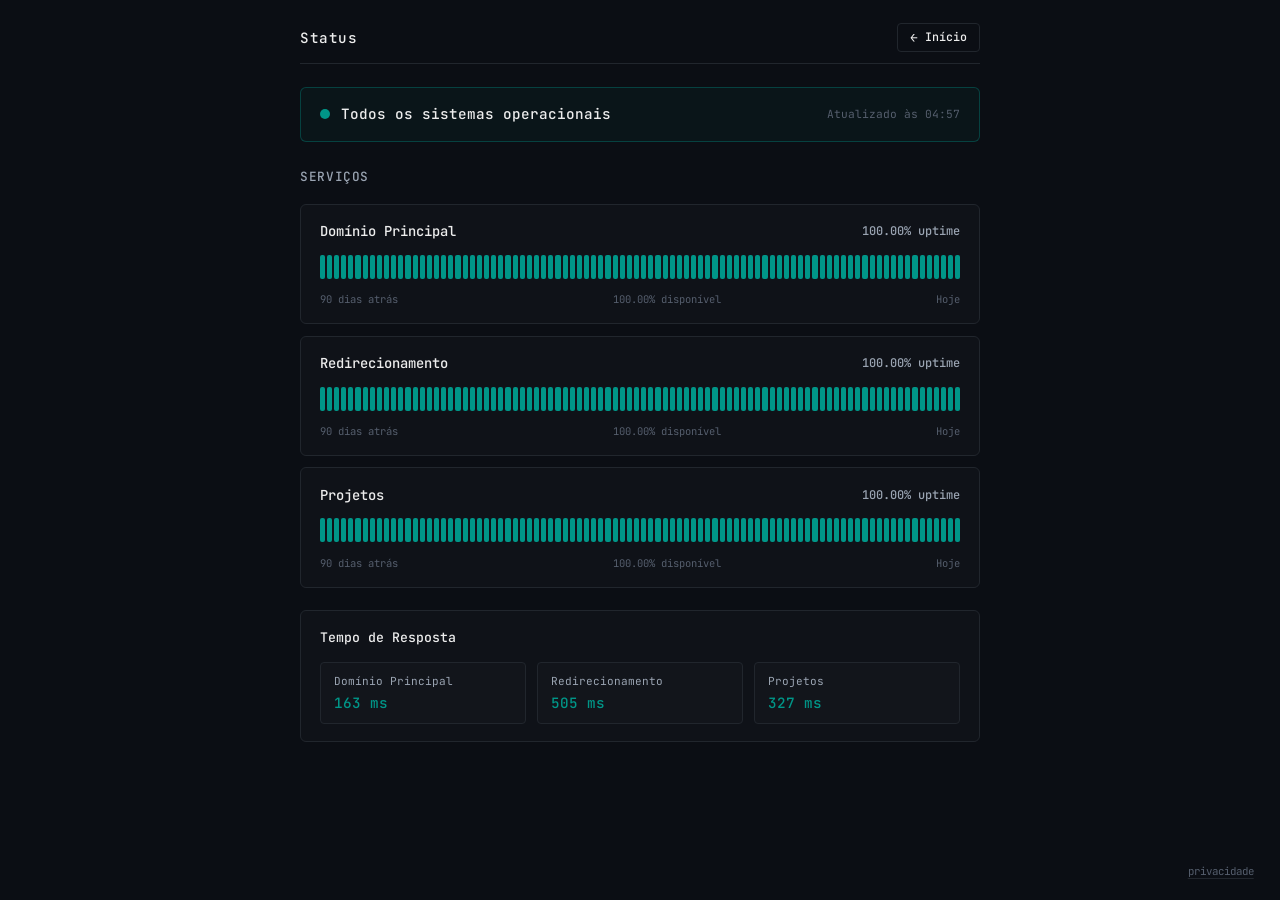
<file: index.html>
<!DOCTYPE html>
<html lang="pt-BR">

<head>
  <meta charset="UTF-8" />
  <meta name="viewport" content="width=device-width, initial-scale=1.0, viewport-fit=cover" />
  <meta name="robots" content="noindex, nofollow" />

  <title>Status</title>

  <!-- Favicon -->
  <link rel="icon" type="image/svg+xml" href="assets/favicon.svg" />

  <!-- Stylesheet -->
  <link rel="stylesheet" href="style.css?v=2.4.0" />
</head>

<body>
  <div class="site-wrapper status-wrapper">
    <main class="status-frame" role="main">

      <!-- Navigation Header (Same as Publicações tab) -->
      <header class="privacy-header" aria-label="Cabeçalho Principal">
        <h1 class="header-name">Status</h1>
        <div class="publ-nav-actions">
          <a href="https://rbto20.com" class="btn-exit" id="btn-home-back" aria-label="Voltar para a página inicial">
            <span class="btn-exit-icon">←</span>
            <span>Início</span>
          </a>
        </div>
      </header>

      <!-- Global Status Banner -->
      <section class="status-hero" id="global-status-hero" aria-label="Status Geral">
        <div class="status-hero-left">
          <span class="status-pulse-dot" aria-hidden="true"></span>
          <span class="status-hero-text">Todos os sistemas operacionais</span>
        </div>
        <span class="status-hero-time" id="last-updated-text">Atualizado há poucos segundos</span>
      </section>

      <!-- Services List (90-Day Timeline with Real Data) -->
      <section class="services-section" aria-label="Serviços Monitorados">
        <div class="section-header">
          <h2 class="section-title">Serviços</h2>
        </div>
        <div id="services-list">
          <!-- Rendered dynamically by app.js -->
        </div>
      </section>

      <!-- Response Time Metrics Section -->
      <section class="metrics-card" aria-label="Métricas de Tempo de Resposta">
        <div class="metrics-header">
          <h2 class="metrics-title">Tempo de Resposta</h2>
        </div>

        <div class="metrics-grid" id="metrics-summary-grid">
          <!-- Rendered dynamically by app.js -->
        </div>
      </section>

      <!-- Incident History Section (Shown only if incidents exist) -->
      <section class="incidents-card" id="incidents-section" aria-label="Histórico de Incidentes">
        <h2 class="metrics-title">Histórico de Incidentes</h2>
        <div id="incidents-list">
          <!-- Rendered dynamically if incidents exist -->
        </div>
      </section>

    </main>

    <!-- Corner Privacy Link -->
    <div class="corner-privacy">
      <a href="./privacidade" class="privacy-link" id="link-privacy">
        privacidade
      </a>
    </div>

  </div>

  <!-- Interactive Tooltip -->
  <div class="custom-tooltip" id="app-tooltip" role="tooltip"></div>

  <!-- Application Script -->
  <script src="app.js?v=2.1.0"></script>
</body>

</html>
</file>
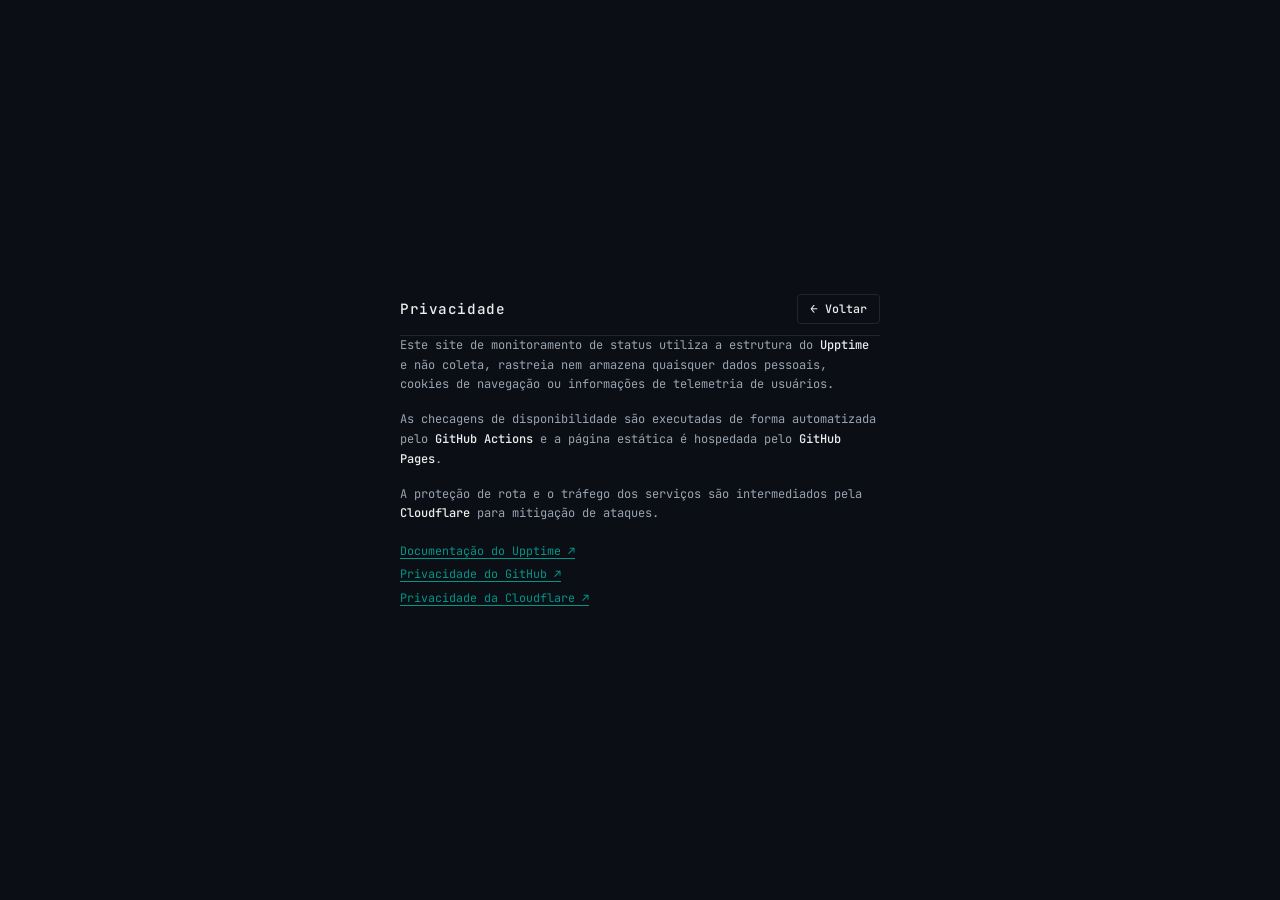
<file: privacidade/index.html>
<!DOCTYPE html>
<html lang="pt-BR">

<head>
  <meta charset="UTF-8" />
  <meta name="viewport" content="width=device-width, initial-scale=1.0, viewport-fit=cover" />
  <meta name="robots" content="noindex, nofollow" />

  <title>Privacidade</title>

  <!-- Favicon -->
  <link rel="icon" type="image/svg+xml" href="../assets/favicon.svg" />

  <!-- Stylesheet -->
  <link rel="stylesheet" href="../style.css?v=2.4.0" />
</head>

<body>
  <div class="site-wrapper privacy-wrapper">
    <main class="content-frame privacy-page-frame" role="main">

      <!-- Header & Back Button -->
      <header class="privacy-header">
        <h1 class="header-name">Privacidade</h1>
        <a href="../" class="btn-exit" id="btn-back" aria-label="Voltar para a página inicial">
          <span class="btn-exit-icon">←</span>
          <span>Voltar</span>
        </a>
      </header>

      <!-- Minimalist Privacy Content -->
      <article class="privacy-body">
        <p>
          Este site de monitoramento de status utiliza a estrutura do <strong>Upptime</strong> e não coleta, rastreia nem armazena quaisquer dados pessoais, cookies de navegação ou informações de telemetria de usuários.
        </p>

        <p>
          As checagens de disponibilidade são executadas de forma automatizada pelo <strong>GitHub Actions</strong> e a página estática é hospedada pelo <strong>GitHub Pages</strong>.
        </p>

        <p>
          A proteção de rota e o tráfego dos serviços são intermediados pela <strong>Cloudflare</strong> para mitigação de ataques.
        </p>

        <div class="privacy-links-group">
          <a href="https://upptime.js.org" target="_blank" rel="noopener noreferrer" class="text-link">
            Documentação do Upptime ↗
          </a>
          <a href="https://docs.github.com/en/site-policy/privacy-policies/github-general-privacy-statement" target="_blank" rel="noopener noreferrer" class="text-link">
            Privacidade do GitHub ↗
          </a>
          <a href="https://www.cloudflare.com/privacypolicy/" target="_blank" rel="noopener noreferrer" class="text-link">
            Privacidade da Cloudflare ↗
          </a>
        </div>
      </article>

    </main>

  </div>
</body>

</html>
</file>
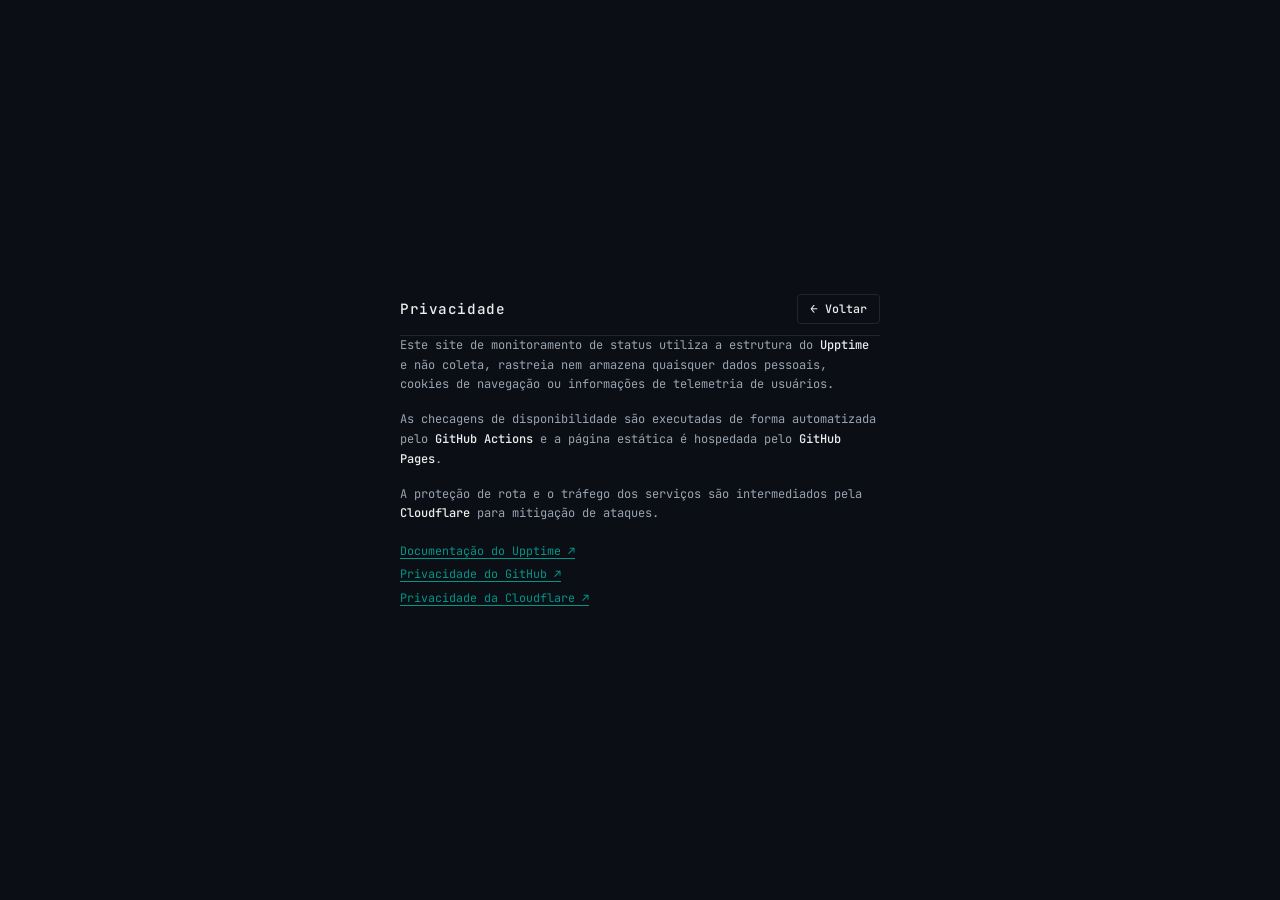
<file: privacidade.html>
<!DOCTYPE html>
<html lang="pt-BR">

<head>
  <meta charset="UTF-8" />
  <meta name="viewport" content="width=device-width, initial-scale=1.0, viewport-fit=cover" />
  <meta name="robots" content="noindex, nofollow" />

  <title>Privacidade</title>

  <!-- Favicon -->
  <link rel="icon" type="image/svg+xml" href="assets/favicon.svg" />

  <!-- Stylesheet -->
  <link rel="stylesheet" href="style.css?v=2.4.0" />
</head>

<body>
  <div class="site-wrapper privacy-wrapper">
    <main class="content-frame privacy-page-frame" role="main">

      <!-- Header & Back Button -->
      <header class="privacy-header">
        <h1 class="header-name">Privacidade</h1>
        <a href="/" class="btn-exit" id="btn-back" aria-label="Voltar para a página inicial">
          <span class="btn-exit-icon">←</span>
          <span>Voltar</span>
        </a>
      </header>

      <!-- Minimalist Privacy Content -->
      <article class="privacy-body">
        <p>
          Este site de monitoramento de status utiliza a estrutura do <strong>Upptime</strong> e não coleta, rastreia nem armazena quaisquer dados pessoais, cookies de navegação ou informações de telemetria de usuários.
        </p>

        <p>
          As checagens de disponibilidade são executadas de forma automatizada pelo <strong>GitHub Actions</strong> e a página estática é hospedada pelo <strong>GitHub Pages</strong>.
        </p>

        <p>
          A proteção de rota e o tráfego dos serviços são intermediados pela <strong>Cloudflare</strong> para mitigação de ataques.
        </p>

        <div class="privacy-links-group">
          <a href="https://upptime.js.org" target="_blank" rel="noopener noreferrer" class="text-link">
            Documentação do Upptime ↗
          </a>
          <a href="https://docs.github.com/en/site-policy/privacy-policies/github-general-privacy-statement" target="_blank" rel="noopener noreferrer" class="text-link">
            Privacidade do GitHub ↗
          </a>
          <a href="https://www.cloudflare.com/privacypolicy/" target="_blank" rel="noopener noreferrer" class="text-link">
            Privacidade da Cloudflare ↗
          </a>
        </div>
      </article>

    </main>

  </div>
</body>

</html>
</file>
<file: style.css>
/* ==========================================================================
   LOCAL FONT DEFINITION (JetBrains Mono from assets)
   ========================================================================== */
@font-face {
  font-family: 'JetBrains Mono';
  src: url('assets/JetBrainsMono-VariableFont_wght.ttf') format('truetype-variations'),
       url('assets/JetBrainsMono-VariableFont_wght.ttf') format('truetype');
  font-weight: 100 900;
  font-style: normal;
  font-display: swap;
}

/* ==========================================================================
   DESIGN TOKENS & SYSTEM VARIABLES
   ========================================================================== */
:root {
  /* Subtle Teal Accent */
  --ds-teal-500: #009688;
  --ds-teal-400: #26a69a;
  --ds-teal-subtle: rgba(0, 150, 136, 0.1);
  --ds-teal-border: rgba(0, 150, 136, 0.35);

  /* Status Colors */
  --status-up: #009688;
  --status-up-subtle: rgba(0, 150, 136, 0.12);
  --status-up-border: rgba(0, 150, 136, 0.35);
  
  --status-degraded: #d29922;
  --status-degraded-subtle: rgba(210, 153, 34, 0.12);
  --status-degraded-border: rgba(210, 153, 34, 0.35);

  --status-down: #f85149;
  --status-down-subtle: rgba(248, 81, 73, 0.12);
  --status-down-border: rgba(248, 81, 73, 0.35);

  /* Clean Dark Theme Palette */
  --bg-color: #0b0e14;
  --card-bg: rgba(255, 255, 255, 0.015);
  --card-bg-hover: rgba(255, 255, 255, 0.03);
  --text-primary: #ededed;
  --text-secondary: #9aa4b2;
  --text-muted: #555e6d;
  --border-color: #21262d;
  --border-hover: #30363d;

  /* Typography */
  --font-mono: 'JetBrains Mono', ui-monospace, SFMono-Regular, Menlo, Monaco, Consolas, monospace;
}

/* ==========================================================================
   RESET & BASE STYLES
   ========================================================================== */
*, *::before, *::after {
  box-sizing: border-box;
  margin: 0;
  padding: 0;
}

html {
  font-size: 15px;
  background-color: var(--bg-color);
  color: var(--text-primary);
  font-family: var(--font-mono);
  -webkit-font-smoothing: antialiased;
  -moz-osx-font-smoothing: grayscale;
  overflow-x: hidden;
}

body {
  min-height: 100vh;
  min-height: 100dvh;
  display: flex;
  flex-direction: column;
  background-color: var(--bg-color);
  overflow-x: hidden;
}

::selection {
  background-color: var(--ds-teal-500);
  color: #ffffff;
}

/* ==========================================================================
   LAYOUT STRUCTURE (Centered & Responsive)
   ========================================================================== */
.site-wrapper {
  flex: 1;
  display: flex;
  flex-direction: column;
  align-items: center;
  justify-content: flex-start;
  padding: 2rem clamp(1rem, 4vw, 2.5rem);
  width: 100%;
  min-height: 100vh;
  min-height: 100dvh;
  box-sizing: border-box;
  position: relative;
}

.site-wrapper.status-wrapper {
  padding-top: 1.5rem;
  padding-bottom: 5rem;
}

.status-frame {
  display: flex;
  flex-direction: column;
  gap: 1.5rem;
  max-width: 680px;
  width: 100%;
  margin: 0 auto;
}

/* Subpages (Privacy, 404, etc.) */
.site-wrapper.privacy-wrapper,
.site-wrapper.subpage-wrapper,
.site-wrapper:has(.privacy-page-frame),
.site-wrapper:has(.subpage-frame) {
  justify-content: center;
  padding: 3rem clamp(1.25rem, 5vw, 2.5rem);
}

.privacy-page-frame,
.subpage-frame {
  max-width: 480px;
  gap: 1.5rem;
  width: 100%;
}

/* ==========================================================================
   TOP HEADER / NAVIGATION (Minimal: Title + Link to Main Site)
   ========================================================================== */
.top-nav {
  display: flex;
  align-items: center;
  justify-content: space-between;
  width: 100%;
  padding-bottom: 0.85rem;
  border-bottom: 1px solid var(--border-color);
}

.nav-title {
  font-size: 0.95rem;
  font-weight: 500;
  color: var(--text-primary);
  letter-spacing: 0.04em;
  line-height: 1.2;
}

.action-btn {
  display: inline-flex;
  align-items: center;
  justify-content: center;
  padding: 0.35rem 0.75rem;
  font-size: 0.78rem;
  font-family: var(--font-mono);
  font-weight: 500;
  color: var(--ds-teal-500);
  background: transparent;
  border: 1px solid var(--border-color);
  border-radius: 4px;
  text-decoration: none;
  cursor: pointer;
  transition: border-color 0.15s ease, background 0.15s ease, color 0.15s ease;
}

.action-btn:hover,
.action-btn:focus-visible {
  border-color: var(--ds-teal-500);
  background: var(--ds-teal-subtle);
  color: #ffffff;
  outline: none;
}

/* ==========================================================================
   GLOBAL STATUS HERO BANNER
   ========================================================================== */
.status-hero {
  display: flex;
  align-items: center;
  justify-content: space-between;
  padding: 1.15rem 1.25rem;
  background: rgba(0, 150, 136, 0.05);
  border: 1px solid var(--ds-teal-border);
  border-radius: 6px;
  gap: 1rem;
  transition: border-color 0.2s ease, background 0.2s ease;
}

.status-hero.is-degraded {
  background: var(--status-degraded-subtle);
  border-color: var(--status-degraded-border);
}

.status-hero.is-down {
  background: var(--status-down-subtle);
  border-color: var(--status-down-border);
}

.status-hero-left {
  display: flex;
  align-items: center;
  gap: 0.75rem;
}

.status-pulse-dot {
  width: 10px;
  height: 10px;
  background-color: var(--ds-teal-500);
  border-radius: 50%;
  box-shadow: 0 0 0 0 rgba(0, 150, 136, 0.6);
  animation: pulse-glow 2s infinite cubic-bezier(0.4, 0, 0.6, 1);
  flex-shrink: 0;
}

@keyframes pulse-glow {
  0% {
    box-shadow: 0 0 0 0 rgba(0, 150, 136, 0.7);
  }
  70% {
    box-shadow: 0 0 0 8px rgba(0, 150, 136, 0);
  }
  100% {
    box-shadow: 0 0 0 0 rgba(0, 150, 136, 0);
  }
}

.status-hero-text {
  font-size: 0.95rem;
  font-weight: 500;
  color: var(--text-primary);
  line-height: 1.3;
}

.status-hero-time {
  font-size: 0.75rem;
  color: var(--text-muted);
  white-space: nowrap;
}

/* ==========================================================================
   SERVICES & 90-DAY UPTIME BARS (Clean GitHub Status Style)
   ========================================================================== */
.services-section {
  display: flex;
  flex-direction: column;
  gap: 1.25rem;
  width: 100%;
}

#services-list {
  display: flex;
  flex-direction: column;
  gap: 0.75rem;
  width: 100%;
}

.section-header {
  display: flex;
  align-items: center;
  justify-content: space-between;
  margin-top: 0.25rem;
}

.section-title {
  font-size: 0.85rem;
  font-weight: 500;
  color: var(--text-secondary);
  text-transform: uppercase;
  letter-spacing: 0.05em;
}

.service-card {
  background: var(--card-bg);
  border: 1px solid var(--border-color);
  border-radius: 6px;
  padding: 1.15rem 1.25rem;
  display: flex;
  flex-direction: column;
  gap: 0.85rem;
}

.service-header {
  display: flex;
  align-items: center;
  justify-content: space-between;
  gap: 0.75rem;
}

.service-name {
  font-size: 0.92rem;
  font-weight: 500;
  color: var(--text-primary);
}

.service-uptime-pct {
  font-size: 0.8rem;
  color: var(--text-secondary);
  font-weight: 500;
}

/* 90-Day Uptime Bars Container */
.uptime-timeline {
  display: flex;
  flex-direction: column;
  gap: 0.75rem;
  width: 100%;
}

.uptime-bars {
  display: flex;
  align-items: center;
  gap: 2px;
  width: 100%;
  height: 28px;
  padding: 2px 0;
}

.uptime-bar {
  flex: 1;
  min-width: 2px;
  height: 100%;
  border-radius: 2px;
  cursor: pointer;
}

.uptime-bar.is-operational {
  background-color: var(--ds-teal-500);
}

.uptime-bar.is-degraded {
  background-color: var(--status-degraded);
}

.uptime-bar.is-down {
  background-color: var(--status-down);
}

.uptime-bar.is-empty {
  background-color: #161b22;
  cursor: default;
}

/* Timeline Legend */
.uptime-legend {
  display: flex;
  align-items: center;
  justify-content: space-between;
  font-size: 0.7rem;
  color: var(--text-muted);
}

/* ==========================================================================
   METRICS & RESPONSE TIME
   ========================================================================== */
.metrics-card {
  background: var(--card-bg);
  border: 1px solid var(--border-color);
  border-radius: 6px;
  padding: 1.15rem 1.25rem;
  display: flex;
  flex-direction: column;
  gap: 0.85rem;
}

.metrics-header {
  display: flex;
  align-items: center;
  justify-content: space-between;
  gap: 0.75rem;
}

.metrics-title {
  font-size: 0.88rem;
  font-weight: 500;
  color: var(--text-primary);
}

.metrics-grid {
  display: grid;
  grid-template-columns: repeat(auto-fit, minmax(180px, 1fr));
  gap: 0.75rem;
  margin-top: 0.25rem;
}

.metric-item {
  background: rgba(255, 255, 255, 0.01);
  border: 1px solid var(--border-color);
  border-radius: 4px;
  padding: 0.75rem 0.85rem;
  display: flex;
  flex-direction: column;
  gap: 0.3rem;
}

.metric-label {
  font-size: 0.74rem;
  color: var(--text-secondary);
}

.metric-value {
  font-size: 0.95rem;
  font-weight: 500;
  color: var(--ds-teal-500);
}

.metrics-notice {
  font-size: 0.72rem;
  color: var(--text-muted);
  line-height: 1.5;
}

/* ==========================================================================
   INCIDENT HISTORY (Hidden when 0 incidents)
   ========================================================================== */
.incidents-card {
  display: none; /* hidden when empty */
  background: var(--card-bg);
  border: 1px solid var(--border-color);
  border-radius: 6px;
  padding: 1.15rem 1.25rem;
  flex-direction: column;
  gap: 1rem;
}

.incidents-card.has-incidents {
  display: flex;
}

.incident-day {
  display: flex;
  flex-direction: column;
  gap: 0.45rem;
  padding-bottom: 0.85rem;
  border-bottom: 1px solid var(--border-color);
}

.incident-day:last-child {
  border-bottom: none;
  padding-bottom: 0;
}

.incident-date {
  font-size: 0.82rem;
  font-weight: 500;
  color: var(--text-primary);
}

/* ==========================================================================
   TOOLTIPS
   ========================================================================== */
.custom-tooltip {
  position: absolute;
  background: #141922;
  border: 1px solid var(--border-hover);
  border-radius: 4px;
  padding: 0.45rem 0.65rem;
  font-size: 0.72rem;
  color: var(--text-primary);
  pointer-events: none;
  z-index: 200;
  white-space: nowrap;
  box-shadow: 0 4px 12px rgba(0, 0, 0, 0.4);
  transform: translate(-50%, -100%);
  margin-top: -8px;
  opacity: 0;
  transition: opacity 0.15s ease, transform 0.15s ease;
}

.custom-tooltip.visible {
  opacity: 1;
}

/* ==========================================================================
   PRIVACY PAGE & SUBPAGES
   ========================================================================== */
.privacy-header {
  display: flex;
  align-items: center;
  justify-content: space-between;
  gap: 1rem;
  padding-bottom: 0.75rem;
  border-bottom: 1px solid var(--border-color);
}

.publ-nav-actions {
  display: flex;
  align-items: center;
  gap: 0.5rem;
  flex-shrink: 0;
}

.header-name {
  font-size: 0.95rem;
  font-weight: 500;
  color: var(--text-primary);
  letter-spacing: 0.04em;
  line-height: 1.2;
}

.btn-exit {
  display: inline-flex;
  align-items: center;
  gap: 0.45rem;
  padding: 0.35rem 0.8rem;
  background: transparent;
  border: 1px solid var(--border-color);
  border-radius: 4px;
  color: var(--text-primary);
  font-family: var(--font-mono);
  font-size: 0.78rem;
  font-weight: 500;
  text-decoration: none;
  cursor: pointer;
  transition: border-color 0.15s ease, color 0.15s ease, background 0.15s ease;
}

.btn-exit-icon {
  font-size: 0.85rem;
}

.btn-exit:hover,
.btn-exit:focus-visible {
  border-color: var(--ds-teal-500);
  color: var(--ds-teal-500);
  background: var(--ds-teal-subtle);
  outline: none;
}

.privacy-body {
  display: flex;
  flex-direction: column;
  gap: 1rem;
}

.privacy-body p {
  font-size: 0.8rem;
  line-height: 1.65;
  color: var(--text-secondary);
}

.privacy-body strong {
  color: var(--text-primary);
  font-weight: 500;
}

.privacy-links-group {
  display: flex;
  flex-direction: column;
  gap: 0.5rem;
  margin-top: 0.25rem;
}

.text-link {
  color: var(--ds-teal-500);
  text-decoration: underline;
  text-underline-offset: 3px;
  font-size: 0.78rem;
  transition: color 0.15s ease;
}

.text-link:hover {
  color: #ffffff;
}

/* ==========================================================================
   CORNER PRIVACY LINK
   ========================================================================== */
.corner-privacy {
  position: fixed;
  bottom: max(1.5rem, env(safe-area-inset-bottom, 1.5rem));
  right: max(1.75rem, env(safe-area-inset-right, 1.75rem));
  z-index: 100;
  margin: 0;
  display: flex;
}

@media (max-width: 600px) {
  .corner-privacy {
    bottom: max(1.25rem, env(safe-area-inset-bottom, 1.25rem));
    right: max(1.25rem, env(safe-area-inset-right, 1.25rem));
  }
}

.privacy-link {
  background: transparent;
  border: none;
  font-family: var(--font-mono);
  font-size: 0.72rem;
  color: var(--text-muted);
  text-decoration: underline;
  text-decoration-color: var(--border-color);
  text-underline-offset: 3px;
  cursor: pointer;
  transition: color 0.15s ease, text-decoration-color 0.15s ease;
}

.privacy-link:hover,
.privacy-link:focus-visible {
  color: var(--ds-teal-500);
  text-decoration-color: var(--ds-teal-500);
  outline: none;
}

/* ==========================================================================
   MOBILE & RESPONSIVE REFINEMENTS
   ========================================================================== */
@media (max-width: 600px) {
  .status-hero {
    flex-direction: column;
    align-items: flex-start;
    gap: 0.5rem;
  }

  .uptime-bars {
    gap: 1.5px;
    height: 24px;
  }

  .metrics-grid {
    grid-template-columns: 1fr;
  }
}
</file>
